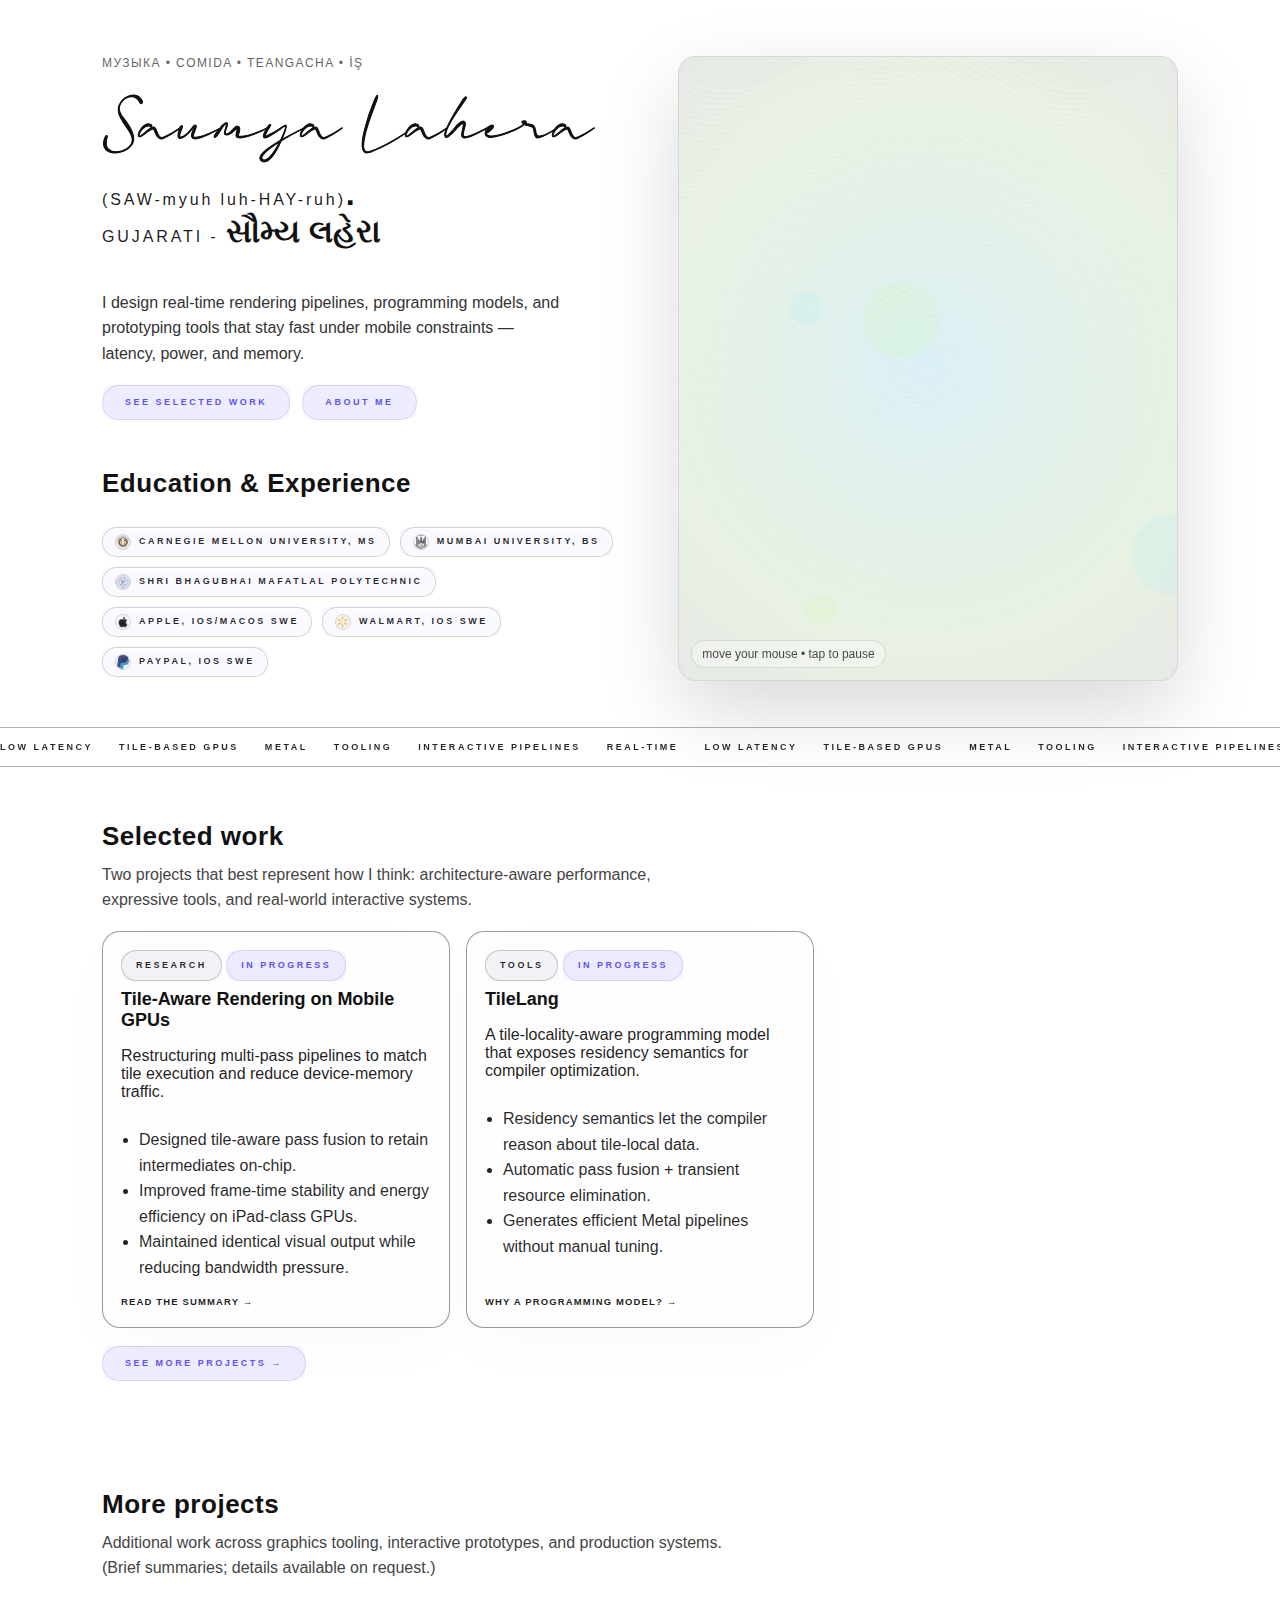
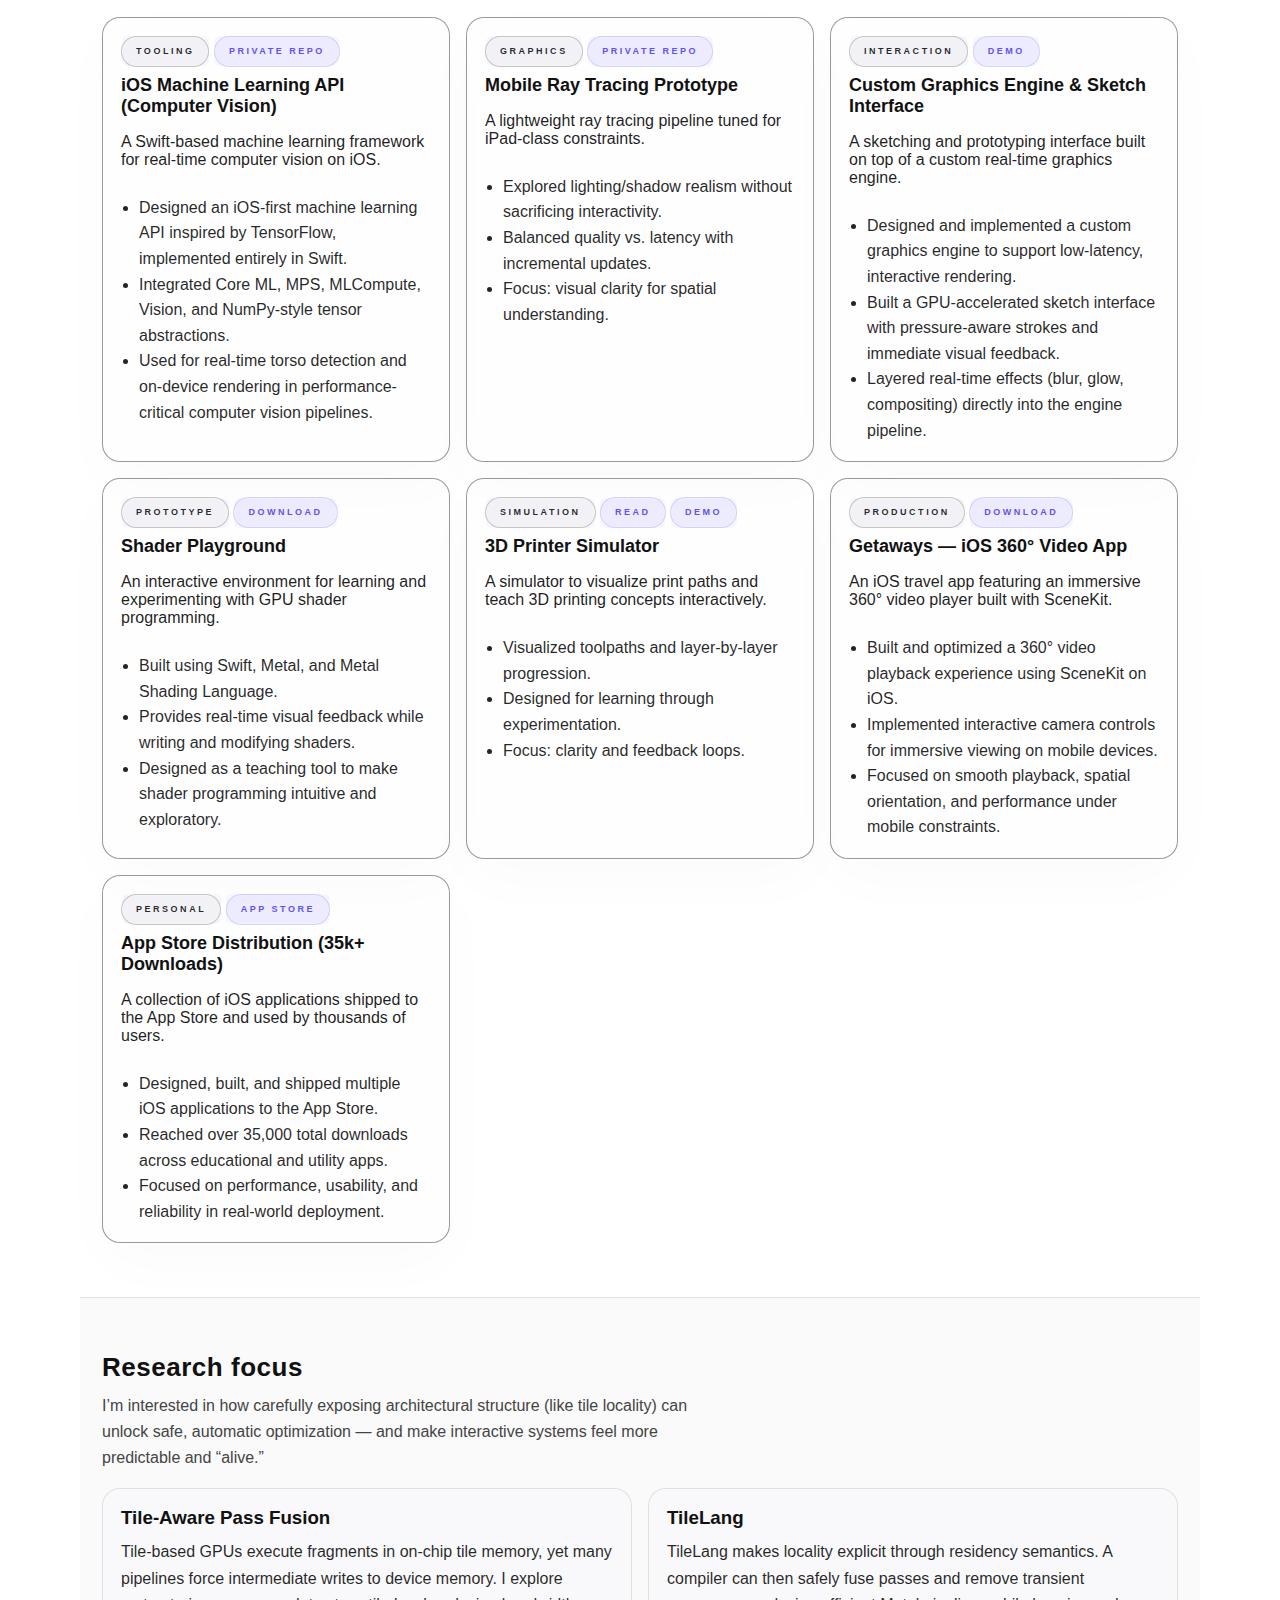
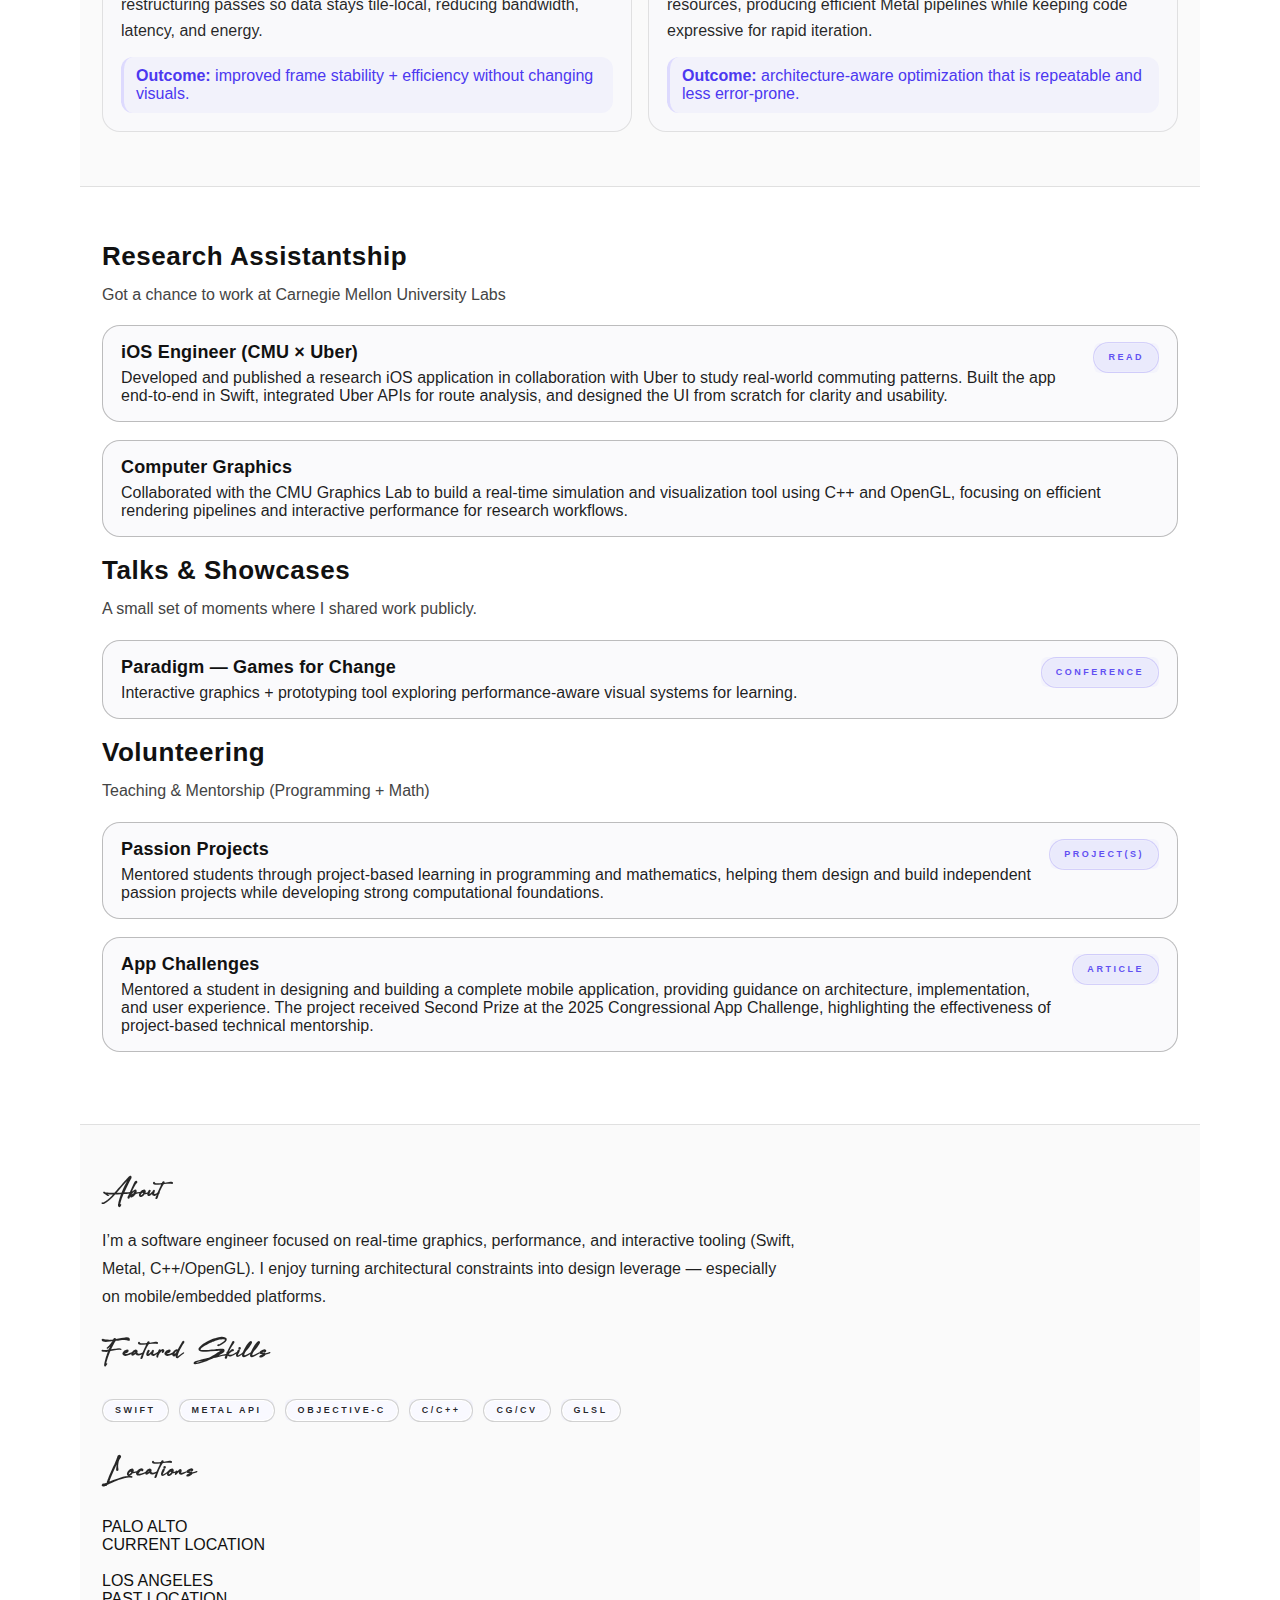
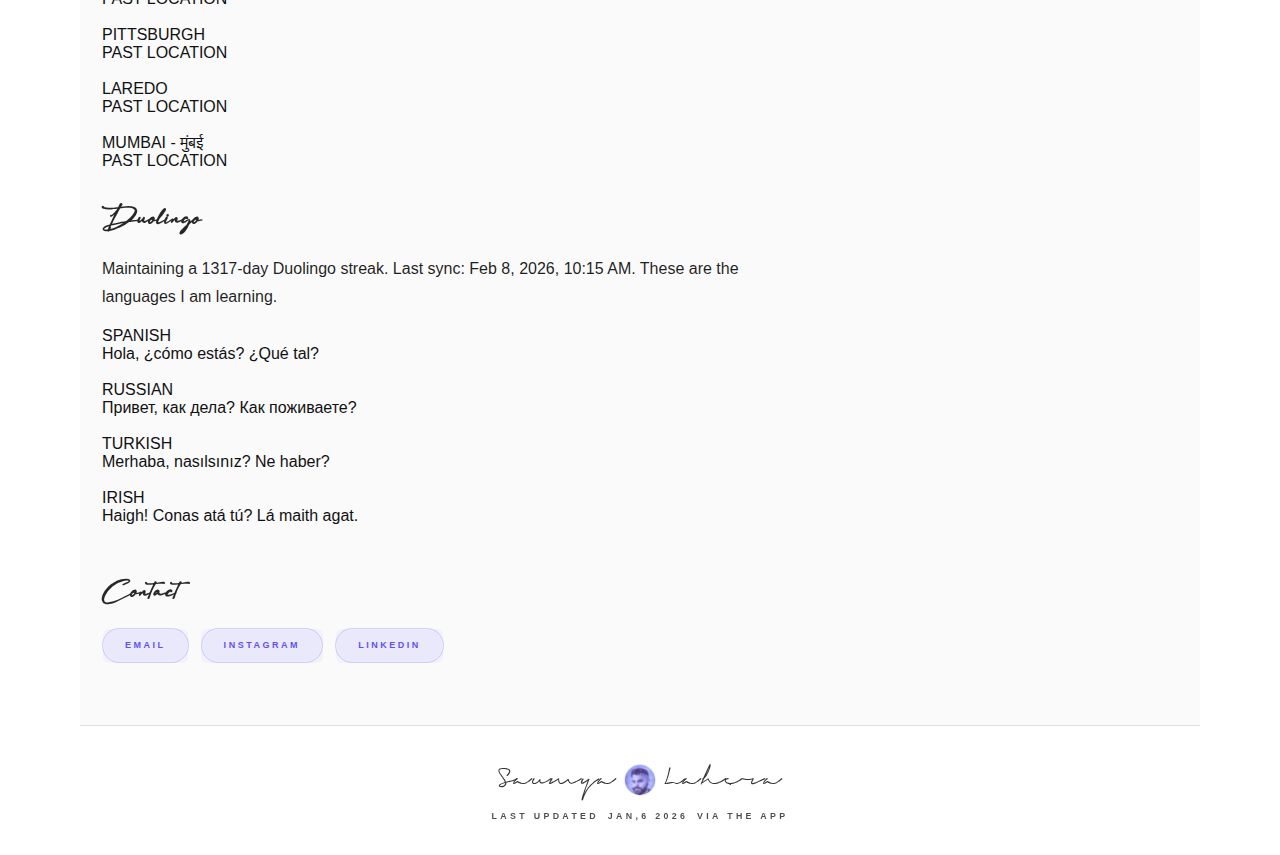
<file: index.html>
<!doctype html>
<html lang="en">
<head>
  <meta charset="utf-8" />
  <meta name="viewport" content="width=device-width, initial-scale=1" />
  <title>Saumya Lahera</title>
  <meta name="description" content="Portfolio: Saumya Lahera" />

  <!-- Google Analytics (GA4) -->
  <script async src="https://www.googletagmanager.com/gtag/js?id=G-PDKWFT2YNS"></script>
  <script>
    window.dataLayer = window.dataLayer || [];
    function gtag(){dataLayer.push(arguments);}
    gtag('js', new Date());
    gtag('config', 'G-PDKWFT2YNS', { anonymize_ip: true });
  </script>

  <link rel="stylesheet" href="styles.css" />
</head>
<!-- Data comes from JSON  -->
<body>
  <main id="top">
    <section class="hero">
      <div class="hero__copy">
        <p class="kicker" id="text_one">Музыка • Comida • Teangacha • İş</p>
        <h1 class="hero-title">
          <span class="hero-name">Saumya Lahera</span><br/>
          <span class="accent">(SAW-myuh luh-HAY-ruh)</span>.<br/>
          <span class="hero-native">GUJARATI - </span>
          <span class="hero-native2">સૌમ્ય લહેરા</span>
        </h1>
        <br>
        <p class="lede" id="summary">
          I design real‑time rendering pipelines, programming models, and prototyping tools that
          stay fast under mobile constraints — latency, power, and memory.
        </p>
        <div class="cta">
          <a class="btn primary" href="#work">See selected work</a>
          <a class="btn ghost" href="#about">ABOUT ME</a>
        </div>
        <br>
        <div class="pillrow__wrap" aria-label="Work and experience">
          <div class="pillrow__title">Education &amp; Experience</div>
          <br>
          <div class="pillrow" aria-label="Highlights">
            <span class="pill"><img class="pill__icon" src="assets/pills/cmu.png" alt="" />Carnegie Mellon University, MS</span>
            <span class="pill"><img class="pill__icon" src="assets/pills/mu.png" alt="" />Mumbai University, BS</span>
            <span class="pill"><img class="pill__icon" src="assets/pills/sbmp.png" alt="" />Shri Bhagubhai Mafatlal Polytechnic</span>
            <span class="pill"><img class="pill__icon" src="assets/pills/apple.png" alt="" />Apple, iOS/MACOS SWE</span>
            <span class="pill"><img class="pill__icon" src="assets/pills/walmart.png" alt="" />Walmart, iOS SWE</span>
            <span class="pill"><img class="pill__icon" src="assets/pills/paypal.png" alt="" />Paypal, iOS SWE</span>
          </div>
        </div>
      </div>
      <!-- Shader   -->
      <div class="hero__media" role="img" aria-label="Abstract interactive shader preview">
        <canvas id="shader" width="800" height="600"></canvas>
        <div class="media__hint">move your mouse • tap to pause</div>
      </div>
    </section>
    <br/>
    <!-- Banner  -->
    <section class="marquee" aria-label="Marquee">
      <div class="marquee__track" id="marquee_track">
        <span>low latency</span><span>tile‑based GPUs</span><span>Metal</span><span>tooling</span><span>interactive pipelines</span><span>real‑time</span>
        <span>low latency</span><span>tile‑based GPUs</span><span>Metal</span><span>tooling</span><span>interactive pipelines</span><span>real‑time</span>
      </div>
    </section>

    <section id="work" class="section">
      <div class="section__head">
        <h2>Selected work</h2>
        <p>Two projects that best represent how I think: architecture‑aware performance, expressive tools, and real‑world interactive systems.</p>
      </div>

      <div class="grid">
        <article class="card">
          <div class="card__top">
            <div class="tag">Research</div>
            <span class="tag tag--alt">In Progress</span>
            <h3>Tile‑Aware Rendering on Mobile GPUs</h3>
            <p class="muted">Restructuring multi‑pass pipelines to match tile execution and reduce device‑memory traffic.</p>
          </div>
          <ul class="bullets">
            <li>Designed tile‑aware pass fusion to retain intermediates on‑chip.</li>
            <li>Improved frame‑time stability and energy efficiency on iPad‑class GPUs.</li>
            <li>Maintained identical visual output while reducing bandwidth pressure.</li>
          </ul>
          <div class="card__actions">
            <a class="link" href="#research">Read the summary →</a>
          </div>
        </article>

        <article class="card">
          <div class="card__top">
            <div class="tag">Tools</div>
            <span class="tag tag--alt">In Progress</span>
            <h3>TileLang</h3>
            <p class="muted">A tile‑locality‑aware programming model that exposes residency semantics for compiler optimization.</p>
          </div>
          <ul class="bullets">
            <li>Residency semantics let the compiler reason about tile‑local data.</li>
            <li>Automatic pass fusion + transient resource elimination.</li>
            <li>Generates efficient Metal pipelines without manual tuning.</li>
          </ul>
          <div class="card__actions">
            <a class="link" href="#research">Why a programming model? →</a>
          </div>
        </article>

      </div>
      <br>
      <div class="section__foot">
        <a class="btn ghost" href="#more-work">See more projects →</a>
      </div>
    </section>

    <section id="more-work" class="section">
      <div class="section__head">
        <h2>More projects</h2>
        <p class="muted">Additional work across graphics tooling, interactive prototypes, and production systems. (Brief summaries; details available on request.)</p>
      </div>

      <div class="grid" id="more_projects" aria-label="More projects from JSON"></div>

      <div class="grid" id="more_projects_fallback" aria-label="More projects fallback">
          
        <!-- project1 -->
        <article class="card" data-video="assets/previews/ml_api.mp4">
          <div class="card__top">
            <div class="tag">Tooling</div>
            <span class="tag tag--alt">Private Repo</span>
            <h3>iOS Machine Learning API (Computer Vision)</h3>
            <p class="muted">A Swift-based machine learning framework for real-time computer vision on iOS.</p>
          </div>
          <ul class="bullets">
            <li>Designed an iOS-first machine learning API inspired by TensorFlow, implemented entirely in Swift.</li>
            <li>Integrated Core ML, MPS, MLCompute, Vision, and NumPy-style tensor abstractions.</li>
            <li>Used for real-time torso detection and on-device rendering in performance-critical computer vision pipelines.</li>
          </ul>
        </article>
        
        <!-- project2-->
        <article class="card">
          <div class="card__top">
            <div class="tag">Graphics</div>
            <span class="tag tag--alt">Private Repo</span>
            <h3>Mobile Ray Tracing Prototype</h3>
            <p class="muted">A lightweight ray tracing pipeline tuned for iPad-class constraints.</p>
          </div>
          <ul class="bullets">
            <li>Explored lighting/shadow realism without sacrificing interactivity.</li>
            <li>Balanced quality vs. latency with incremental updates.</li>
            <li>Focus: visual clarity for spatial understanding.</li>
          </ul>
        </article>
        
        <!-- project3-->
        <article class="card" data-video="assets/previews/graphics_api.mp4">
          <div class="card__top">
            <div class="tag">Interaction</div>
            <a class="tag tag--link2" href="https://www.youtube.com/watch?v=8Okv1xzMgSU" target="_blank">
              Demo
            </a>
            <h3>Custom Graphics Engine & Sketch Interface</h3>
            <p class="muted">A sketching and prototyping interface built on top of a custom real‑time graphics engine.</p>
          </div>
          <ul class="bullets">
            <li>Designed and implemented a custom graphics engine to support low‑latency, interactive rendering.</li>
            <li>Built a GPU‑accelerated sketch interface with pressure‑aware strokes and immediate visual feedback.</li>
            <li>Layered real‑time effects (blur, glow, compositing) directly into the engine pipeline.</li>
          </ul>
        </article>
        
        <!-- project4-->
        <article class="card" data-video="assets/previews/shader_playground.mp4">
          <div class="card__top">
            <div class="tag">Prototype</div>
            <a class="tag tag--link2" href="https://saumyalahera.github.io" target="_blank">
              Download
            </a>
            <h3>Shader Playground</h3>
            <p class="muted">An interactive environment for learning and experimenting with GPU shader programming.</p>
          </div>
          <ul class="bullets">
            <li>Built using Swift, Metal, and Metal Shading Language.</li>
            <li>Provides real-time visual feedback while writing and modifying shaders.</li>
            <li>Designed as a teaching tool to make shader programming intuitive and exploratory.</li>
          </ul>
        </article>
        
        <!-- project 5 -->
        <article class="card" data-video="assets/previews/3d_printer_simulation.mp4">
          <div class="card__top">
            <div class="tag">Simulation</div>
            <a class="tag tag--link3" href="https://www.cs.cmu.edu/~bmclaren/pubs/MogessieEtAl-WIP_A%20Generalizable%20Virtual%20Reality%20Training%20and%20Intelligent%20Tutor%20for%20Additive%20Manufacturing-iLRN2020.pdf?utm_source=chatgpt.com" target="_blank">
              Read
            </a>
            <a class="tag tag--link2" href="https://www.youtube.com/watch?v=WacgXaxIvA0" target="_blank">
              Demo
            </a>
            <h3>3D Printer Simulator</h3>
            <p class="muted">A simulator to visualize print paths and teach 3D printing concepts interactively.</p>
          </div>
          <ul class="bullets">
            <li>Visualized toolpaths and layer-by-layer progression.</li>
            <li>Designed for learning through experimentation.</li>
            <li>Focus: clarity and feedback loops.</li>
          </ul>
        </article>
        
        <!-- project6-->
        <article class="card" data-video="assets/previews/ios_360_video_app.mp4">
          <div class="card__top">
            <div class="tag">Production</div>
            <a class="tag tag--link2" href="https://apps.apple.com/us/app/getaways/id943881516" target="_blank">
              Download
            </a>
            <h3>Getaways — iOS 360° Video App</h3>
            <p class="muted">An iOS travel app featuring an immersive 360° video player built with SceneKit.</p>
          </div>
          <ul class="bullets">
            <li>Built and optimized a 360° video playback experience using SceneKit on iOS.</li>
            <li>Implemented interactive camera controls for immersive viewing on mobile devices.</li>
            <li>Focused on smooth playback, spatial orientation, and performance under mobile constraints.</li>
          </ul>
        </article>
        
        <!-- project7-->
        <article class="card">
          <div class="card__top">
            <div class="tag tag--static">Personal</div>
            <a class="tag tag--link2" href="https://apps.apple.com/ng/developer/saumya-lahera/id921732703" target="_blank">
              App Store
            </a>
            <h3>App Store Distribution (35k+ Downloads)</h3>
            <p class="muted">A collection of iOS applications shipped to the App Store and used by thousands of users.</p>
          </div>
          <ul class="bullets">
            <li>Designed, built, and shipped multiple iOS applications to the App Store.</li>
            <li>Reached over 35,000 total downloads across educational and utility apps.</li>
            <li>Focused on performance, usability, and reliability in real-world deployment.</li>
          </ul>
        </article>
      </div>
    </section>

    <section id="research" class="section section--alt">
      <div class="section__head">
        <h2>Research focus</h2>
        <p class="muted">
          I’m interested in how carefully exposing architectural structure (like tile locality) can unlock safe, automatic optimization —
          and make interactive systems feel more predictable and “alive.”
        </p>
      </div>

      <div class="split">
        <div class="panel">
          <h3>Tile‑Aware Pass Fusion</h3>
          <p>
            Tile‑based GPUs execute fragments in on‑chip tile memory, yet many pipelines force intermediate writes to device memory.
            I explore restructuring passes so data stays tile‑local, reducing bandwidth, latency, and energy.
          </p>
          <div class="callout">
            <strong>Outcome:</strong> improved frame stability + efficiency without changing visuals.
          </div>
        </div>

        <div class="panel">
          <h3>TileLang</h3>
          <p>
            TileLang makes locality explicit through residency semantics. A compiler can then safely fuse passes and remove transient
            resources, producing efficient Metal pipelines while keeping code expressive for rapid iteration.
          </p>
          <div class="callout">
            <strong>Outcome:</strong> architecture‑aware optimization that is repeatable and less error‑prone.
          </div>
        </div>
      </div>
    </section>
<!-- Sections -->
    <section id="talks" class="section">
      <div id="other_sections" aria-label="Other sections"></div>
      <div id="other_sections_fallback">
      <div class="section__head">
        <h2>Research Assistantship</h2>
        <p class="muted">Got a chance to work at Carnegie Mellon University Labs</p>
      </div>
      <div class="list">
        <div class="row">
          <div>
            <h3>iOS Engineer (CMU × Uber)</h3>
            <p class="muted">Developed and published a research iOS application in collaboration with Uber to study real‑world commuting patterns. Built the app end‑to‑end in Swift, integrated Uber APIs for route analysis, and designed the UI from scratch for clarity and usability.</p>
          </div>
          <a class="meta meta--link2" href="https://ppms.cit.cmu.edu/media/project_files/170_-_Final_Report.pdf?utm_source=chatgpt.com" target="_blank">
            Read
          </a>
        </div>
        <br>
        
        <div class="row">
          <div>
            <h3>Computer Graphics</h3>
            <p class="muted">Collaborated with the CMU Graphics Lab to build a real‑time simulation and visualization tool using C++ and OpenGL, focusing on efficient rendering pipelines and interactive performance for research workflows.</p>
          </div>
        </div>
      </div>
      <br>
      <div class="section__head">
        <h2>Talks & Showcases</h2>
        <p class="muted">A small set of moments where I shared work publicly.</p>
      </div>

      <div class="list">
        <div class="row">
          <div>
            <h3>Paradigm — Games for Change</h3>
            <p class="muted">Interactive graphics + prototyping tool exploring performance‑aware visual systems for learning.</p>
          </div>
          <a class="meta meta--link2" href="https://g4c19.sched.com/speaker/saumya_lahera.1zk9ak70" target="_blank">
            Conference
          </a>
        </div>
      </div>
      <br>
      <div class="section__head">
        <h2>Volunteering</h2>
        <p class="muted">Teaching & Mentorship (Programming + Math)</p>
      </div>
      <div class="list">
        <div class="row">
          <div>
            <h3>Passion Projects</h3>
            <p class="muted">Mentored students through project‑based learning in programming and mathematics, helping them design and build independent passion projects while developing strong computational foundations.</p>
          </div>
          <a class="meta meta--link2" href="https://apps.apple.com/us/app/sugarcode/id6752674047" target="_blank">
            Project(s)
          </a>
        </div>
      </div>
      <div class="list">
        <div class="row">
          <div>
            <h3>App Challenges</h3>
            <p class="muted">Mentored a student in designing and building a complete mobile application, providing guidance on architecture, implementation, and user experience. The project received Second Prize at the 2025 Congressional App Challenge, highlighting the effectiveness of project-based technical mentorship.</p>
          </div>
          <a class="meta meta--link2" href="https://roy.house.gov/media/press-releases/rep-roy-announces-tx-21s-congressional-app-challenge-winners-0?utm_source=chatgpt.com" target="_blank">
            Article
          </a>
        </div>
      </div>
      <br>
<!--      <div class="section__head">-->
<!--        <h2>Language Learning</h2>-->
<!--        <p class="muted">Consistent language learning through daily practice</p>-->
<!--      </div>-->
<!--      <div class="list">-->
<!--        <div class="row">-->
<!--          <div>-->
<!--            <h3>Duolingo</h3>-->
<!--            <p class="muted">-->
<!--              Actively learning Spanish, Russian, and Irish through daily Duolingo practice.-->
<!--              <span id="duolingo-streak-line">Maintaining a long‑term daily streak.</span>-->
<!--              <span id="duolingo-streak-updated" class="muted"></span>-->
<!--            </p>-->
<!--          </div>-->
<!--          <a class="meta meta--link2" href="https://www.duolingo.com/profile/feggagi" target="_blank">-->
<!--            Profile-->
<!--          </a>-->
<!--        </div>-->
<!--      </div>-->
      </div>
    </section>
<!-- Sections    -->
    <section id="about" class="section section--alt">
      <div class="section__head">
        <h2 class="about__title">About</h2>
      </div>
      <div class="about">
        <p id="about_summary">
          I’m a software engineer focused on real‑time graphics, performance, and interactive tooling (Swift, Metal, C++/OpenGL).
          I enjoy turning architectural constraints into design leverage — especially on mobile/embedded platforms.
        </p>
      </div>
      <div class="pillrow__wrap" aria-label="Work and experience">
          <h2 class="about__title">Featured Skills</h2>
        <div class="pillrow" id="featured_skills" aria-label="Featured skills">
          <span class="pill">Swift</span>
          <span class="pill">Metal API</span>
          <span class="pill">Objective-C</span>
          <span class="pill">C/C++</span>
          <span class="pill">CG/CV</span>
          <span class="pill">GLSL</span>
        </div>
      </div>
      <br>
     <!-- <div class="pillrow__wrap" aria-label="Work and experience">
          <h2 class="about__title">Games i like</h2>
        <div class="pillrow" id="featured_skills" aria-label="Featured skills">
          <span class="pill">Silent Hill f</span>
          <span class="pill">Silent Hill 2</span>
          <span class="pill">The Last Of Us I & II</span>
          <span class="pill">Watch Dogs Legion</span>
          <span class="pill">Watch Dogs I</span>
          <span class="pill">Alan Awake II</span>
        </div>
      </div>
      <br>
      <br> -->
     <br>
<!-- Locations for now -->
      <div class="section__head">
        <h2 class="about__title">Locations</h2>
        <p class="muted"></p>
      </div>
      <div class="about">
        <div id="miscellaneous" class="mini-grid" aria-label="Miscellaneous cards"></div>

        <!-- Fallback (only shows if JSON has no miscellaneous) -->
        <div id="miscellaneous_fallback" class="mini-grid" aria-label="Miscellaneous fallback">
          <article class="mini-card">
            <img class="mini-card__img" src="assets/misc/pa.png" alt="" loading="lazy" />
            <div class="mini-card__body">
              <div class="mini-card__title">PALO ALTO</div>
              <div class="mini-card__meta">CURRENT LOCATION</div>
            </div>
          </article>
          
          <article class="mini-card">
            <img class="mini-card__img" src="assets/misc/la.png" alt="" loading="lazy" />
            <div class="mini-card__body">
              <div class="mini-card__title">LOS ANGELES</div>
              <div class="mini-card__meta">PAST LOCATION</div>
            </div>
          </article>
          
          <article class="mini-card">
            <img class="mini-card__img" src="assets/misc/pt.png" alt="" loading="lazy" />
            <div class="mini-card__body">
              <div class="mini-card__title">PITTSBURGH</div>
              <div class="mini-card__meta">PAST LOCATION</div>
            </div>
          </article>
          
          <article class="mini-card">
            <img class="mini-card__img" src="assets/misc/laredo.png" alt="" loading="lazy" />
            <div class="mini-card__body">
              <div class="mini-card__title">LAREDO</div>
              <div class="mini-card__meta">PAST LOCATION</div>
            </div>
          </article>
          
          <article class="mini-card">
            <img class="mini-card__img" src="assets/misc/mumbai.png" alt="" loading="lazy" />
            <div class="mini-card__body">
              <div class="mini-card__title">MUMBAI - मुंबई</div>
              <div class="mini-card__meta">PAST LOCATION</div>
            </div>
          </article>
        </div>
      </div>
      
      <!-- Duolingo Cells -->
      <!-- Duolingo -->
      <br/><br/>
      <div class="section__head">
        <h2 class="about__title">Duolingo</h2>
      </div>

      <div class="about">
        <p class="muted">
          <span class="duo-streak-line">Maintaining a long-term daily streak.</span>
          <span class="duo-streak-updated muted"></span>.
          These are the languages I am learning.
        </p>
      </div>

      <div class="duo-grid" id="duolingo_grid" aria-label="Duolingo grid">
        <!-- Static fallback card (later: generated from JSON) -->
        <article class="mini-card duo-card">
          <div class="duo-card__text">
            <div class="duo-card__title">SPANISH</div>
            <div class="duo-card__subtitle">Hola, ¿cómo estás? ¿Qué tal?</div>
          </div>
          <div class="duo-card__imageWrap">
          <img
            class="duo-card__img"
            src="assets/duolingo/spanish_building.png"
            alt=""
            loading="lazy"
          />
          </div>
        </article>

        <article class="mini-card duo-card">
          <div class="duo-card__text">
            <div class="duo-card__title">RUSSIAN</div>
            <div class="duo-card__subtitle">Привет, как дела? Как поживаете?</div>
          </div>
          <div class="duo-card__imageWrap">
          <img
            class="duo-card__img"
            src="assets/duolingo/russian_building.png"
            alt=""
            loading="lazy"
          />
          </div>
        </article>

        <article class="mini-card duo-card">
          <div class="duo-card__text">
            <div class="duo-card__title">TURKISH</div>
            <div class="duo-card__subtitle">Merhaba, nasılsınız? Ne haber?</div>
          </div>
          <div class="duo-card__imageWrap">
          <img
            class="duo-card__img"
            src="assets/duolingo/turkish_building.png"
            alt=""
            loading="lazy"
          />
          </div>
        </article>
        
        <article class="mini-card duo-card">
          <div class="duo-card__text">
            <div class="duo-card__title">IRISH</div>
            <div class="duo-card__subtitle">Haigh! Conas atá tú? Lá maith agat.</div>
          </div>
          <div class="duo-card__imageWrap">
          <img
            class="duo-card__img"
            src="assets/duolingo/irish_building.png"
            alt=""
            loading="lazy"
          />
          </div>
        </article>
      </div>
    <!-- Contact Me -->
      <br/>
      <br/>
      <div class="section__head">
        <h2 class="about__title">Contact</h2>
      </div>
      <div class="about">
        <div id="contact" class="contact" aria-label="Contact links">
          <a class="btn ghost2" href="mailto:saumyalahera@gmail.com">Email</a>
          <a class="btn ghost2" href="https://www.instagram.com/saumyalahera/" target="_blank" rel="noreferrer">Instagram</a>
          <a class="btn ghost2" href="https://www.linkedin.com/in/saumya-lahera-60106086/" target="_blank" rel="noreferrer">LinkedIn</a>
        </div>
      </div>
    </section>
  </main>
  <footer class="site-footer">
    <p class="footer-signature">
      <span>Saumya</span>
      <img class="footer-avatar" src="assets/avatar.jpg" alt="Saumya Lahera" />
      <span>Lahera</span>
    </p>
    <br/>
    <p class="footer-websiteupdate">
      <span>LAST UPDATED</span>
      <span id="footer-updated-date">JAN,6 2026</span>
      <span>VIA THE APP</span>
    </p>
  </footer>

  <script src="script.js" defer></script>
  <script>
    window.addEventListener('load', () => {
      // --- 1) Duolingo (from GitHub Actions file) ---
      async function updateDuolingoStreak() {
        try {
          const streakUrl = (location.protocol === 'file:')
            ? 'https://saumyalahera.com/data/streak.json?ts=' + Date.now()
            : 'data/streak.json?ts=' + Date.now();

          const r = await fetch(streakUrl, { cache: 'no-store' });
          if (!r.ok) throw new Error('streak.json not found');
          const d = await r.json();

          // Expose optional custom shader code to script.js
          // If present, script.js should switch from the default shader to this code.
          window.__PORTFOLIO_SHADER_FRAGMENT__ = (typeof d.shader_fragment === 'string') ? d.shader_fragment : '';
          window.dispatchEvent(new CustomEvent('portfolio:shader', {
            detail: window.__PORTFOLIO_SHADER_FRAGMENT__
          }));

          const streak = Number(d.streak);
          const updated = d.updated;

          const lineEls = document.querySelectorAll(
            '#duolingo-streak-line, .duo-streak-line'
          );
          const updatedEls = document.querySelectorAll(
            '#duolingo-streak-updated, .duo-streak-updated'
          );

          if (Number.isFinite(streak)) {
            lineEls.forEach(el => {
              el.textContent = `Maintaining a ${streak}-day Duolingo streak.`;
            });
          }

          let updatedText = ' Last sync: recently';
          if (updated) {
            const dt = new Date(updated);
            const pretty = isNaN(dt.getTime())
              ? String(updated)
              : dt.toLocaleString(undefined, {
                  year: 'numeric',
                  month: 'short',
                  day: 'numeric',
                  hour: '2-digit',
                  minute: '2-digit'
                });
            updatedText = ` Last sync: ${pretty}`;
          }
          updatedEls.forEach(el => {
            el.textContent = updatedText;
          });
        } catch (_) {
          // keep fallback text
        }
      }

      // Run once on load (works with fallback HTML)
      updateDuolingoStreak();

      // --- 2) Portfolio content (from Cloudflare) ---
      (async () => {
        try {
          const portfolioUrl = 'https://portfolio-json.laherasaumya.workers.dev/data.json';
          const r = await fetch(portfolioUrl, { cache: 'no-store' });
          if (!r.ok) return;
          const d = await r.json();
          // Footer date (from JSON)
          // Expects d.updatedAt like: "2025-12-23T12:52:59.793Z"
          const footerDateEl = document.getElementById('footer-updated-date');
          if (footerDateEl && d.updatedAt) {
            const dt = new Date(d.updatedAt);
            if (!isNaN(dt.getTime())) {
              const month = dt.toLocaleString(undefined, { month: 'short' }).toUpperCase();
              const day = dt.getDate();
              const year = dt.getFullYear();
              const time = dt.toLocaleTimeString(undefined, { hour: 'numeric', minute: '2-digit' });
              footerDateEl.textContent = `${month},${day} ${year} • ${time}`;
            } else {
              // If updatedAt is not parseable, show it as-is
              footerDateEl.textContent = String(d.updatedAt);
            }
          }

          const summaryEl = document.getElementById('summary');
          if (summaryEl && typeof d.summary === 'string' && d.summary.trim()) {
            summaryEl.textContent = d.summary.trim();
          }

          const kickerEl = document.getElementById('text_one');
          if (kickerEl && typeof d.text_one === 'string' && d.text_one.trim()) {
            kickerEl.textContent = d.text_one.trim();
          }

          const aboutEl = document.getElementById('about_summary');
          if (aboutEl && typeof d.about_summary === 'string' && d.about_summary.trim()) {
            aboutEl.textContent = d.about_summary.trim();
          }

          const skillsEl = document.getElementById('featured_skills');
          if (skillsEl && Array.isArray(d.featured_skills)) {
            skillsEl.innerHTML = '';
            d.featured_skills.slice(0, 16).forEach((s) => {
              if (typeof s !== 'string') return;
              const label = s.trim();
              if (!label) return;
              const span = document.createElement('span');
              span.className = 'pill';
              span.textContent = label;
              skillsEl.appendChild(span);
            });
          }

          // Marquee (optional)
          // Expected JSON shapes (either works):
          // - d.marquee = ["low latency", "tile‑based GPUs", ...]
          // - d.marquee_items = ["low latency", "tile‑based GPUs", ...]
          const marqueeTrack = document.getElementById('marquee_track');
          const marqueeItems = Array.isArray(d.marquee) ? d.marquee : (Array.isArray(d.marquee_items) ? d.marquee_items : null);

          if (marqueeTrack && Array.isArray(marqueeItems) && marqueeItems.length) {
            const clean = marqueeItems
              .map((x) => (typeof x === 'string' ? x.trim() : ''))
              .filter(Boolean)
              .slice(0, 24);

            if (clean.length) {
              // Duplicate once for seamless loop (matches your current HTML pattern)
              const all = clean.concat(clean);
              marqueeTrack.innerHTML = '';
              all.forEach((txt) => {
                const sp = document.createElement('span');
                sp.textContent = txt;
                marqueeTrack.appendChild(sp);
              });
            }
          }

          // Contact links (optional)
          const contactEl = document.getElementById('contact');
          if (contactEl) {
            // Accept a few possible JSON shapes:
            // 1) d.contact_links = [{ label, href }, ...]
            // 2) d.contact = { email, instagram, linkedin, github, website, ... }
            const links = Array.isArray(d.contact_links)
              ? d.contact_links
              : (d.contact && typeof d.contact === 'object')
                ? Object.entries(d.contact).map(([k, v]) => ({ label: k, href: v }))
                : null;

            if (Array.isArray(links) && links.length) {
              // Rebuild the buttons only when JSON provides data.
              contactEl.innerHTML = '';

              links
                .filter((x) => x && typeof x.href === 'string' && x.href.trim().length)
                .slice(0, 10)
                .forEach((x) => {
                  const a = document.createElement('a');
                  a.className = 'btn ghost2';

                  const rawLabel = (x.label ?? '').toString().trim();
                  const label = rawLabel
                    ? rawLabel.charAt(0).toUpperCase() + rawLabel.slice(1)
                    : 'Link';

                  let href = x.href.trim();

                  // If they pass just an email address, convert to mailto:
                  if (href.includes('@') && !href.startsWith('mailto:') && !href.startsWith('http')) {
                    href = 'mailto:' + href;
                  }

                  a.href = href;
                  a.textContent = label;

                  // Open external links in a new tab.
                  const isMail = href.startsWith('mailto:');
                  if (!isMail) {
                    a.target = '_blank';
                    a.rel = 'noreferrer';
                  }

                  contactEl.appendChild(a);
                });
            }
          }

          // Miscellaneous mini cards (optional)
          // Expected JSON shape:
          // d.miscellaneous = [ { title: "...", meta: "...", image: "assets/misc/..png" }, ... ]
          const miscRoot = document.getElementById('miscellaneous');
          const miscFallback = document.getElementById('miscellaneous_fallback');
          const misc = d.miscellaneous;

          if (miscRoot && Array.isArray(misc) && misc.length) {
            if (miscFallback) miscFallback.style.display = 'none';
            miscRoot.innerHTML = '';

            misc
              .filter((it) => it && (it.title || it.meta || it.image))
              .slice(0, 24)
              .forEach((item) => {
                const card = document.createElement('article');
                card.className = 'mini-card';

                const imgSrc = (item.image ?? item.img ?? item.src ?? '').toString().trim();
                if (imgSrc) {
                  const img = document.createElement('img');
                  img.className = 'mini-card__img';
                  img.src = imgSrc;
                  img.alt = (item.title ?? '').toString();
                  img.loading = 'lazy';
                  card.appendChild(img);
                }

                const body = document.createElement('div');
                body.className = 'mini-card__body';

                const title = document.createElement('div');
                title.className = 'mini-card__title';
                title.textContent = (item.title ?? '').toString();

                const meta = document.createElement('div');
                meta.className = 'mini-card__meta';
                meta.textContent = (item.meta ?? item.subtitle ?? '').toString();

                body.appendChild(title);
                body.appendChild(meta);

                card.appendChild(body);
                miscRoot.appendChild(card);
              });
          }

          // Other sections (optional) — renders the entire #talks section from JSON
          const otherRoot = document.getElementById('other_sections');
          const otherFallback = document.getElementById('other_sections_fallback');

          const other = d.other_sections;
          if (otherRoot && Array.isArray(other) && other.length) {
            // Hide fallback content if JSON exists
            if (otherFallback) otherFallback.style.display = 'none';

            // Clear and rebuild
            otherRoot.innerHTML = '';

            const escapeHTML = (str) => String(str)
              .replaceAll('&', '&amp;')
              .replaceAll('<', '&lt;')
              .replaceAll('>', '&gt;')
              .replaceAll('"', '&quot;')
              .replaceAll("'", '&#39;');

            other
              .filter((sec) => sec && (sec.title || sec.subtitle || Array.isArray(sec.topics)))
              .slice(0, 12)
              .forEach((sec) => {
                const sectionHead = document.createElement('div');
                sectionHead.className = 'section__head';

                const h2 = document.createElement('h2');
                h2.textContent = (sec.title ?? '').toString();
                sectionHead.appendChild(h2);

                if (sec.subtitle) {
                  const p = document.createElement('p');
                  p.className = 'muted';
                  p.textContent = sec.subtitle.toString();
                  sectionHead.appendChild(p);
                }

                otherRoot.appendChild(sectionHead);

                const list = document.createElement('div');
                list.className = 'list';

                const topics = Array.isArray(sec.topics) ? sec.topics : [];
                topics
                  .filter((t) => t && (t.title || t.subtitle || t.link))
                  .slice(0, 20)
                  .forEach((t, idx) => {
                    if (idx > 0) {
                      const br = document.createElement('br');
                      list.appendChild(br);
                    }

                    const row = document.createElement('div');
                    row.className = 'row';

                    const left = document.createElement('div');

                    const h3 = document.createElement('h3');
                    h3.textContent = (t.title ?? '').toString();
                    left.appendChild(h3);

                    const isDuolingo = (String(t.title ?? '').toLowerCase().trim() === 'duolingo');

                    if (t.subtitle || isDuolingo) {
                      const p2 = document.createElement('p');
                      p2.className = 'muted';

                      if (t.subtitle) {
                        p2.appendChild(document.createTextNode(t.subtitle.toString() + ' '));
                      }

                      if (isDuolingo) {
                        const lineSpan = document.createElement('span');
                        lineSpan.id = 'duolingo-streak-line';
                        lineSpan.textContent = 'Maintaining a long‑term daily streak.';

                        const updatedSpan = document.createElement('span');
                        updatedSpan.id = 'duolingo-streak-updated';
                        updatedSpan.className = 'muted';

                        p2.appendChild(lineSpan);
                        p2.appendChild(document.createTextNode(' '));
                        p2.appendChild(updatedSpan);
                      }

                      left.appendChild(p2);
                    }

                    row.appendChild(left);

                    const link = (t.link ?? '').toString().trim();
                    const btnName = (t.button_name ?? t.button ?? '').toString().trim();

                    if (link) {
                      const a = document.createElement('a');
                      a.className = 'meta meta--link2';
                      a.href = link;
                      a.target = '_blank';
                      a.rel = 'noreferrer';
                      a.textContent = btnName || 'Link';
                      row.appendChild(a);
                    }

                    list.appendChild(row);
                  });

                otherRoot.appendChild(list);

                // Spacer between sections
                const spacer = document.createElement('br');
                otherRoot.appendChild(spacer);
              });

            // Re-run after JSON render so the dynamic Duolingo row (if present) gets filled.
            updateDuolingoStreak();
          }

          // JSON schema expected:
          // d.more_projects = [
          //   {
          //     title: "...",
          //     description: "...",
          //     video: "assets/previews/....mp4" (optional),
          //     tags: [ { text: "Tooling", variant: "tag" }, { text: "Demo", variant: "link2", href: "https://..." }, ... ],
          //     bullets: ["...", "...", "..."]
          //   },
          //   ...
          // ]

          // More projects (optional) — render cards in #more-work from JSON
          const moreProjectsRoot = document.getElementById('more_projects');
          const moreProjectsFallback = document.getElementById('more_projects_fallback');
          const moreProjects = d.more_projects;

          if (moreProjectsRoot && Array.isArray(moreProjects) && moreProjects.length) {
            if (moreProjectsFallback) moreProjectsFallback.style.display = 'none';
            moreProjectsRoot.innerHTML = '';

            const tagElFor = (tag) => {
              const text = (tag?.text ?? tag?.label ?? '').toString().trim();
              if (!text) return null;

              const variant = (tag?.variant ?? tag?.type ?? 'tag').toString().trim();
              const href = (tag?.href ?? tag?.link ?? '').toString().trim();

              // Variants map to your existing CSS classes:
              // - tag        -> div.tag
              // - alt        -> span.tag.tag--alt
              // - static     -> div.tag.tag--static
              // - link2      -> a.tag.tag--link2
              // - link3      -> a.tag.tag--link3
              let el;
              if (href) {
                el = document.createElement('a');
                el.href = href;
                el.target = '_blank';
                el.rel = 'noreferrer';
              } else {
                el = document.createElement(variant === 'alt' ? 'span' : 'div');
              }

              el.className = 'tag';
              if (variant === 'alt') el.className += ' tag--alt';
              if (variant === 'static') el.className += ' tag--static';
              if (variant === 'link2') el.className += ' tag--link2';
              if (variant === 'link3') el.className += ' tag--link3';

              el.textContent = text;
              return el;
            };

            moreProjects
              .filter((p) => p && (p.title || p.description || Array.isArray(p.bullets)))
              .slice(0, 24)
              .forEach((p) => {
                const card = document.createElement('article');
                card.className = 'card';

                const video = (p.video ?? p.data_video ?? '').toString().trim();
                if (video) card.setAttribute('data-video', video);

                const top = document.createElement('div');
                top.className = 'card__top';

                // Tag row for consistent spacing/wrapping in JSON-rendered cards
                const tagRow = document.createElement('div');
                tagRow.className = 'card__tags';

                const tags = Array.isArray(p.tags) ? p.tags : [];
                tags.slice(0, 6).forEach((tg) => {
                  const el = tagElFor(tg);
                  if (el) tagRow.appendChild(el);
                });

                if (tagRow.childElementCount) top.appendChild(tagRow);

                const h3 = document.createElement('h3');
                h3.textContent = (p.title ?? '').toString();
                top.appendChild(h3);

                if (p.description) {
                  const desc = document.createElement('p');
                  desc.className = 'muted';
                  desc.textContent = p.description.toString();
                  top.appendChild(desc);
                }

                card.appendChild(top);

                const bullets = Array.isArray(p.bullets) ? p.bullets : [];
                if (bullets.length) {
                  const ul = document.createElement('ul');
                  ul.className = 'bullets';
                  bullets.slice(0, 8).forEach((b) => {
                    if (typeof b !== 'string') return;
                    const t = b.trim();
                    if (!t) return;
                    const li = document.createElement('li');
                    li.textContent = t;
                    ul.appendChild(li);
                  });
                  card.appendChild(ul);
                }

                moreProjectsRoot.appendChild(card);
              });
          }
        } catch (_) {
          // keep fallback text
          
        }
      })();
    });
  </script>
</body>
</html>
</file>
<file: styles.css>
/* Signerica (footer signature only) */
@font-face {
  font-family: 'Signerica';
  src: url('assets/fonts/SignericaThin-BXv3.woff2') format('woff2'),
       url('assets/fonts/SignericaThin-BXv3.woff') format('woff');
  font-weight: 300;
  font-style: normal;
  font-display: swap;
}

@font-face {
  font-family: 'Signerica';
  src: url('assets/fonts/SignericaMedium-RXOo.woff2') format('woff2'),
       url('assets/fonts/SignericaMedium-RXOo.woff') format('woff');
  font-weight: 500;
  font-style: normal;
  font-display: swap;
}

@font-face {
  font-family: 'Signerica';
  src: url('assets/fonts/SignericaFat-1XOe.woff2') format('woff2'),
       url('assets/fonts/SignericaFat-1XOe.woff') format('woff');
  font-weight: 800;
  font-style: normal;
  font-display: swap;
}

@font-face {
  font-family: 'Charlotte';
  src: url('assets/fonts/CharlotteRegular-qZZ96.otf') format('opentype');
  font-weight: 400;
  font-style: normal;
  font-display: swap;
}

/* Dengacho Signature Font */
@font-face {
  font-family: 'DengachoSignature';
  src: url('assets/fonts/DengachoSignature-8OdnJ.otf') format('opentype');
  font-weight: 400;
  font-style: normal;
  font-display: swap;
}

:root{
  --bg:#ffffff;
  /*--bg:#F8F4EC;*/
  --panel:#f0f0f0;
  --panel2:#e8e8e8;
  --text:#111111;
  --muted:#666666;
  --line:rgba(0,0,0,.10);
  --accent:#b6ff6a;
  --accent2:#7af0ff;
  --accent3:#F6BDC0;
  --accent4:#ea4c46;
  --accent5:#2E5894;
  --accent6:#DBE9F3;
  --shadow: 0 30px 80px rgba(0,0,0,.15);
  --r:18px;
}

/*text one*/
.kicker{
  color:#666666;
  text-transform:uppercase;
  letter-spacing:.12em;
  font-size:12px;
  margin:0 0 14px;
}

/*accent starts*/
.accent{
  /*background:linear-gradient(135deg,var(--accent),var(--accent2));*/
  
  
  -webkit-background-clip:text;
  /*background-clip:text;*/
  font-weight: 500;          /* semibold */
  letter-spacing: 0.18em;
  font-size:16px;
  background: rgba(0,0,0,.0);
  color:rgba(0,0,0,.9);
}
/*accent ends*/
/*guja starts*/
.hero-native{
  /*font-family: Avenir, "Avenir Next", "Avenir Next LT Pro", system-ui, -apple-system, sans-serif;*/
  /*font-family: "TimesNewRomanPSMT", "Times New Roman", Times, serif;*/
  font-weight: 500;
  letter-spacing: 0.18em;
  font-size:16px;
  background: rgba(0,0,0,.0);
  color:rgba(0,0,0,.9);
  
}
/*guja ends*/

/*Exp and Edu*/
.pillrow__title{
  margin: 0 0 10px;
  /*font-size: 1.35rem;*/
  /*font-family: "TimesNewRomanPSMT", "Times New Roman", Times, serif;*/
  font-size:26px;
  /*letter-spacing: 0.8em;*/
  letter-spacing: 0.02em;
  /*opacity: 0.95;*/
  font-weight: 700;
  /*text-shadow: 0 0 0 currentColor;
  -webkit-text-stroke: 0.17px currentColor;*/
}

.pillrow__wrap{
  margin-top: 14px;
}
/*Exp and Edu ends*/
/*marquee starts*/
.marquee{
  border-top:0.1px solid rgba(0,0,0,.3);
  border-bottom:0.1px solid rgba(0,0,0,.3);
  margin-top:18px;
  overflow:hidden;
  background:rgba(0,0,0,.0);
}
.marquee__track{
  display:flex;
  gap:26px;
  white-space:nowrap;
  padding:14px 0;
  animation:scroll 18s linear infinite;
  color:#000000;
}
.marquee__track span{
  font-weight:700;
  text-transform:uppercase;
  /*letter-spacing:.10em;*/
  font-size:9px;
  opacity:.85;
  font-weight: 650;          /* semibold */
  letter-spacing: 0.28em;
}
/*marquee ends*/
/*Buttons - */
.btn{
  position: relative;
  display:inline-flex;
  align-items:center;
  justify-content:center;
  padding:12px 22px;
  border-radius:999px;
  text-decoration:none;
  text-transform: uppercase;
  white-space: nowrap;
  font-weight: 650;          /* semibold */
  letter-spacing: 0.28em;
  font-size: 9px;
  line-height: 1;
  color: #4C38F0;
  background: rgba(204,199,255,.15);              /* lilac fill */
  border: 0.1px solid rgba(76,56,240,.18);        /* subtle purple border */
  box-shadow: none;
}

.btn::before{
  content:"";
  position:absolute;
  inset:-0.5px;                 /* size of the boxy plate */
  border-radius:6px;          /* keep this small so it reads as a rectangle */
  background:rgba(204,199,255,.15);
  z-index:-20;
}

.btn::after{
  content:"";
  position:absolute;
  inset:1px;
  border-radius:inherit;
  background: rgba(204,199,255,.15);
  pointer-events:none;
  filter:brightness(1.08);
}

/*.btn.primary{
  border-color:rgba(0,0,0,.20);
  background: rgba(182,255,106,.12);
}*/
.btn.ghost:hover{filter:brightness(1.08)}
.btn.primary:hover{filter:brightness(1.08)}

.btn.ghost2{
  /*border-color:rgba(0,0,0,.20);
  background: linear-gradient(135deg,var(--accent),var(--accent2));*/
  /*filter:brightness(1.08);*/
}
.btn.ghost2:hover{filter:brightness(1.08)}

/* buttons end */
/*pill  starts*/
.pill{
  font-size: 9px;
  padding:6px 12px;
  border-radius:999px;
  border: 0.1px solid rgba(0,0,0,.18);
  color:rgba(0,0,0,.99);
  background:#FFFFFF;
  display: inline-flex;
  align-items: center;
  gap: 8px;
  font-weight: 650;
  letter-spacing: 0.28em;
  line-height: 1;
  position: relative;
  display:inline-flex;
  align-items:center;
  justify-content:center;
  text-decoration:none;
  text-transform: uppercase;
  white-space: nowrap;
  box-shadow: none;
}

.pill::before{
  content:"";
  position:absolute;
  inset:-0.5px;                 /* size of the boxy plate */
  border-radius:6px;          /* keep this small so it reads as a rectangle */
  background:rgba(204,199,255,.15);
  z-index:-20;
}

.pill::after{
  content:"";
  position:absolute;
  inset:1px;
  border-radius:inherit;
  background: rgba(204,199,255,.15);
  pointer-events:none;
  filter:brightness(1.08);
}
.pill__icon{
  width: 16px;
  height: 16px;
  min-width: 16px;
  min-height: 16px;
  max-width: 16px;
  max-height: 16px;

  border-radius: 999px;
  object-fit: cover;
  display: block;
  flex: 0 0 16px;

  border: 0.1px solid rgba(0,0,0,0.20);
}
/*pill ends*/
/* Preview button */
.card__previewBtn{
  
  position: absolute;
  right: 14px;
  z-index: 3;
  backdrop-filter: blur(8px);
  -webkit-backdrop-filter: blur(8px);
  border-radius: 999px;
  padding:10px 14px;
  font-size: 9px;
  cursor: default;
  padding:10px 14px;
  background: rgba(204,199,255,.15);
  color: #4C38F0;
  border: 0.1px solid rgba(76,56,240,.18);
  letter-spacing: 0.28em;
  text-decoration:none;
  text-transform: uppercase;
  white-space: nowrap;
  font-family: inherit;
  font-weight: 650; /* semibold */
  font-synthesis: weight;
  line-height: 1;
  box-shadow: none;
  
}
.card__previewBtn::before{
  content:"";
  position:absolute;
  inset:-0.5px;
  border-radius:6px;
  background:rgba(204,199,255,.15);
  z-index:-20;
}

.card__previewBtn::after{
  content:"";
  position:absolute;
  inset:1px;
  border-radius:inherit;
  background: rgba(204,199,255,.15);
}
/*Preview ends*/
/*tags start*/
.tag{
  display:inline-block;
  font-size:9px;
  border-radius:999px;
  border: 0.1px solid rgba(0,0,0,.20);
  padding:10px 14px;
  color:rgba(0,0,0,.99);
  background:#F5F5F5;
  width:max-content;
  text-decoration:none;
  cursor: default;
  letter-spacing: 0.28em;
  
  position: relative;
  display:inline-flex;
  align-items:center;
  justify-content:center;
  
  text-decoration:none;
  text-transform: uppercase;
  white-space: nowrap;
  font-family: inherit;
  font-weight: 650; /* semibold */
  font-synthesis: weight;
  
  line-height: 1;
    /* lilac fill */
        /* subtle purple border */
  box-shadow: none;
}

.tag::before{
  content:"";
  position:absolute;
  inset:-0.5px;                 /* size of the boxy plate */
  border-radius:6px;          /* keep this small so it reads as a rectangle */
  background:rgba(204,199,255,.15);
  z-index:-20;
}

.tag::after{
  content:"";
  position:absolute;
  inset:1px;
  border-radius:inherit;
  background: rgba(204,199,255,.15);
  pointer-events:none;
  filter:brightness(1.08);
}

.tag--link{
  cursor: pointer;
  background: linear-gradient(135deg, #e2ecff 0%, #b7d0ff 40%, #8fb2ff 70%);
}

.tag--link:hover{
    background: linear-gradient(135deg, #e2ecff 0%, #b7d0ff 40%, #8fb2ff 70%);
}

.tag--link2{
  cursor: pointer;
  background: rgba(204,199,255,.15);
  color: #4C38F0;
  border: 0.1px solid rgba(76,56,240,.18);
}

.tag--link2:hover{
  /*background: linear-gradient(135deg, #e8f1ff 0%, #cfe2ff 45%, #a9c3ff 100%);*/
  filter:brightness(1.08);
}

.tag--link3{
  /*cursor: pointer;
  background: linear-gradient(135deg, #e8f1ff 0%, #cfe2ff 45%, #a9c3ff 100%);*/
  cursor: pointer;
  background: rgba(204,199,255,.15);
  color: #4C38F0;
  border: 0.1px solid rgba(76,56,240,.18);
}

.tag--link3:hover{
  /*background: linear-gradient(135deg, #fff6f6 0%, #ffcccc 45%, #f4a6a6 100%);*/
  filter:brightness(1.08);
}

/* Non-clickable tag (static) */
.tag--static{
  cursor: default;
}

/* Non-clickable tag with alternate background */
.tag--alt{
  cursor: default;
  background: rgba(204,199,255,.15);
  color: #4C38F0;
  border: 0.1px solid rgba(76,56,240,.18);
  /*border-color:rgba(0,0,0,.20);
  background:linear-gradient(135deg,var(--accent),var(--accent2));*/
}

.tag--alt2{
  cursor: default;
  border-color:rgba(182,255,106,.99);
  background:linear-gradient(135deg,var(--accent3),var(--accent4));
}

.tag--al3{
  cursor: default;
  border-color:rgba(182,255,106,.99);
  background:linear-gradient(135deg,var(--accent5),var(--accent6));
}

/* Optional custom-colored tag */
.tag--custom{
  border-color: var(--tag-border, rgba(0,0,0,.12));
  background: var(--tag-bg, rgba(0,0,0,.03));
  color: var(--tag-color, rgba(0,0,0,.82));
}
.tag--custom.tag--link:hover{
  border-color: var(--tag-border-hover, rgba(0,0,0,.25));
  background: var(--tag-bg-hover, rgba(0,0,0,.06));
}
/*tags end*/

/*meta starts*/
.meta{
  display:inline-block;
  font-size:9px;
  border-radius:999px;
  border: 0.1px solid rgba(0,0,0,.20);
  padding:10px 14px;
  color:rgba(0,0,0,.99);
  background:#F5F5F5;
  width:max-content;
  text-decoration:none;
  cursor: default;
  letter-spacing: 0.28em;
  
  position: relative;
  display:inline-flex;
  align-items:center;
  justify-content:center;
  
  text-decoration:none;
  text-transform: uppercase;
  white-space: nowrap;
  font-weight: 650;          /* semibold */
  
  line-height: 1;
    /* lilac fill */
        /* subtle purple border */
  box-shadow: none;
  height:max-content;
}

.meta::before{
  content:"";
  position:absolute;
  inset:-0.5px;                 /* size of the boxy plate */
  border-radius:6px;          /* keep this small so it reads as a rectangle */
  background:rgba(204,199,255,.15);
  z-index:-20;
}

.meta::after{
  content:"";
  position:absolute;
  inset:1px;
  border-radius:inherit;
  background: rgba(204,199,255,.15);
  pointer-events:none;
  filter:brightness(1.08);
}
/*.meta{color:rgba(0,0,0,.78); border:1px solid rgba(0,0,0,.12); border-radius:999px; padding:8px 10px; height:max-content}*/

/* Clickable meta tag (link variant) */
.meta--link{
  cursor: pointer;
  text-decoration: none;
  background: linear-gradient(135deg, #f3f7ff 0%, #d9e7ff 45%, #b7d0ff 100%);
  border:1px solid rgba(0,0,0,.20);
}

.meta--link:hover{
  border-color: rgba(0,0,0,.20);
  background: linear-gradient(135deg, #e8f1ff 0%, #cfe2ff 45%, #a9c3ff 100%);
}

.meta--link2{
  cursor: pointer;
  /*text-decoration: none;
  background:linear-gradient(135deg, #e8f1ff 0%, #cfe2ff 45%, #a9c3ff 100%);
  border:1px solid rgba(0,0,0,.20);
  font-weight:600;
  font-size:14px;
  color:#111111;*/
  background: rgba(204,199,255,.15);
  color: #4C38F0;
  border: 0.1px solid rgba(76,56,240,.18);
}

.meta--link2:hover{
  /*border-color: rgba(0,0,0,.20);
  background:linear-gradient(135deg, #e8f1ff 0%, #cfe2ff 45%, #a9c3ff 100%);*/
  filter:brightness(1.08);
}
/*meta ends*/

/*outcome starts*/
.callout{
  
  padding:10px 12px;
  border-radius:12px;
  /*border-left:3px solid rgba(182,255,106,.55);
   background:rgba(182,255,106,.06);
  color:rgba(0,0,0,.90);*/
  border-left:3px solid rgba(204,199,255,.55);
  background: rgba(204,199,255,.15);
  color: #4C38F0;
}
/*outcome ends*/

/*footer starts*/
/* Footer */
.site-footer {
  width: 100%;
  padding: 2.25rem 1rem calc(2rem + env(safe-area-inset-bottom));
  text-align: center;
  overflow: visible;
}

/* Footer signature only (isolated font usage) */
.footer-signature {
  margin: 0;
  font-family: 'Signerica', cursive;
  line-height: 1.25;
  padding-top: 0.12em;
  max-width: 100%;
  padding-left: 0.18em;
  padding-right: 0.18em;
  font-weight: 800;
  font-size: 1.25rem;
  letter-spacing: 0.08em;
  opacity: 0.85;

  display: inline-flex;
  align-items: center;
  justify-content: center;
  gap: 0.55rem;
}

.footer-avatar {
  width: 32px;
  height: 32px;
  border-radius: 999px;
  object-fit: cover;
  display: inline-block;
  vertical-align: middle;
  border: 1px solid rgba(0,0,0,0.12);
}

.footer-websiteupdate {
  margin: 0;
  line-height: 1.25;
  padding-top: 1.62em;
  max-width: 100%;
  padding-left: 0.18em;
  padding-right: 0.18em;
  font-weight: 700;
  font-size: 0.55rem;
  letter-spacing: 0.38em;
  opacity: 0.75;
  display: inline-flex;
  align-items: center;
  justify-content: center;
  gap: 0.55rem;
}

/*footer ends*/
/*Section starts*/
.section__head p{
    margin:0;
    color:#444444;
    max-width:70ch;
    line-height:1.6;
    font-size:16px;
    
    font-weight: 350;
    
    /*text-decoration:none;
    text-transform: uppercase;
    white-space: nowrap;
    font-family: inherit;
     
    font-synthesis: weight;*/
}

.section__head h2{
  margin:0 0 10px;
  font-size:26px;
  letter-spacing: 0.02em;
  font-weight: 700;
}
/*Section ends*/
/*link starts*/
.link{
    color:rgba(0,0,0,.89);
    text-decoration:none;
    font-weight:700;
    font-size:9.5px;
    letter-spacing: 0.12em;
    text-transform: uppercase;
    white-space: nowrap;
    
    
}
.link:hover{
    text-decoration:underline;
}
/*link ends*/
.muted{
    color:rgba(0,0,0,.89);
    /*text-decoration:none;
    font-weight:500;
    font-size:14px;
    letter-spacing: 0.02em;*/
    
}

*{box-sizing:border-box}
html,body{height:100%}
body{
  margin:0;
  font-family: Avenir, 'Avenir Next', -apple-system, BlinkMacSystemFont, 'SF Pro Text', 'Helvetica Neue', Arial, sans-serif;
  background: var(--bg);
  color:#111111;
  overflow-x:hidden;
}

.grain{
  pointer-events:none;
  position:fixed;
  inset:-40%;
  background-image:url("assets/grain.png");
  background-size:260px 260px;
  opacity:.08;
  mix-blend-mode:overlay;
  transform:rotate(6deg);
  z-index:0;
}

.nav{
  position:sticky;
  top:0;
  z-index:10;
  display:flex;
  align-items:center;
  justify-content:space-between;
  padding:16px 22px;
  border-bottom:1px solid var(--line);
  background:rgba(245,245,245,.75);
  backdrop-filter: blur(14px);
}

.brand{
  display:flex;
  gap:10px;
  align-items:center;
  text-decoration:none;
  color:#111111;
  font-weight:700;
}
.brand .dot{
  width:10px;height:10px;border-radius:50%;
  background: var(--accent);
  box-shadow:0 0 18px rgba(182,255,106,.25);
}

.links{
  display:flex;
  gap:18px;
}
.links a{
  color:#333333;
  text-decoration:none;
  font-weight:500;
}
.links a:hover{color:#000000}

.menu{display:none;background:transparent;border:0;cursor:pointer}
.menu span{display:block;width:24px;height:2px;background:#111111;margin:5px 0;opacity:.85}

main{position:relative; z-index:1}

.hero{
  display:grid;
  grid-template-columns: 1.05fr .95fr;
  gap:24px;
  padding:56px 22px 10px;
  max-width:1120px;
  margin:0 auto;
  align-items:stretch;
}

.h1{
  margin:0 0 14px;
  font-size: clamp(34px, 4.2vw, 56px);
  line-height:1.02;
  letter-spacing:-.02em;
}

.hero-name {
  font-family: 'Charlotte', serif;
  font-size: 2.42em;
  font-weight: 500;
  font-synthesis: weight;
  text-shadow: 0 0 0 currentColor;
  -webkit-text-stroke: 0.95px currentColor;
}

.lede{
  color:#333333;
  font-size:16px;
  line-height:1.6;
  max-width:52ch;
  margin:0 0 18px;
}

.cta{display:flex; gap:12px; flex-wrap:wrap; margin:8px 0 16px}

.pillrow{display:flex; gap:10px; flex-wrap:wrap}

.hero__media{
  border-radius:var(--r);
  border:1px solid var(--line);
  background: #f0f0f4;
  box-shadow:var(--shadow);
  overflow:hidden;
  position:relative;
  min-height:420px;
}
#shader{width:100%;height:100%;display:block}
.media__hint{
  position:absolute;
  bottom:12px; left:12px;
  font-size:12px;
  color:rgba(0,0,0,.72);
  background:rgba(255,255,255,.35);
  border:1px solid rgba(0,0,0,.10);
  padding:6px 10px;
  border-radius:999px;
  backdrop-filter: blur(10px);
}

@keyframes scroll{
  0%{transform:translateX(0)}
  100%{transform:translateX(-50%)}
}

.section{
  max-width:1120px;
  margin:0 auto;
  padding:54px 22px;
}
.section--alt{
  background:rgba(0,0,0,.02);
  border-top:1px solid var(--line);
  border-bottom:1px solid var(--line);
}

.grid{
  display:grid;
  grid-template-columns:repeat(3, 1fr);
  gap:16px;
  margin-top:18px;
}
.card{
  border:0.2px solid rgba(0,0,0,.4);
  border-radius:var(--r);
  background:rgba(240,240,244,.070);
  box-shadow:0 20px 60px rgba(0,0,0,.02);
  padding:18px;
  display:flex;
  flex-direction:column;
  gap:10px;
}

/* --- Card hover video preview (DESKTOP ONLY) --- */
@media (hover: hover) {
  .card{
    position: relative;
    overflow: hidden;
  }

  .card > *{
    position: relative;
    z-index: 1;
  }

  .card video.card__preview{
    position: absolute;
    inset: 0;
    width: 100%;
    height: 100%;
    object-fit: cover;
    opacity: 0;
    transition: opacity .2s ease;
    pointer-events: none;
    z-index: 0;
    filter: grayscale(1) contrast(1.05);
  }

  .card:hover video.card__preview{
    opacity: 1;
  }

  /* Hide ONLY the text body while preview is visible (keep tags + actions clickable/visible) */
  .card[data-video]:hover .card__top h3,
  .card[data-video]:hover .card__top p,
  .card[data-video]:hover .bullets{
    opacity: 0;
  }

  /* Smooth fade in/out for card content */
  .card > *{
    transition: opacity .15s ease;
  }
  /* Also fade nested text elements we selectively hide */
  .card .card__top h3,
  .card .card__top p,
  .card .bullets{
    transition: opacity .15s ease;
  }
}

.card h3{margin:8px 0 6px; font-size:18px}
.bullets{margin:0; padding-left:18px; color:rgba(0,0,0,.86); line-height:1.6}
.card__actions{margin-top:auto}

.split{
  display:grid;
  grid-template-columns:1fr 1fr;
  gap:16px;
  margin-top:18px;
}
.panel{
  border:1px solid var(--line);
  border-radius:var(--r);
  background:rgba(248,248,252,.55);
  padding:18px;
}
.panel h3{margin:0 0 10px}
.panel p{margin:0 0 12px; color:rgba(0,0,0,.86); line-height:1.65}

.list{margin-top:18px}
.row{
  display:flex;
  justify-content:space-between;
  gap:14px;
  border-radius:var(--r);
  padding:16px 18px;
  background:rgba(240,240,244,.3);
  border:0.2px solid rgba(0,0,0,.25);
}
/*saumya*/
.row h3{
    margin:0 0 6px;
    letter-spacing: 0.01em;
    font-weight: 700;          /* semibold */
    font-size:18px;
}
.row p{margin:0}

.about p{max-width:78ch; line-height:1.75; color:rgba(0,0,0,.88)}
.contact{display:flex; gap:12px; flex-wrap:wrap; margin:16px 0 8px}
.small{font-size:12px}

.footer{
  max-width:1120px;
  margin:0 auto;
  padding:22px;
  display:flex;
  justify-content:space-between;
  gap:12px;
  color:#444444;
}

@media (max-width: 980px){
  .hero{grid-template-columns:1fr; padding-top:36px}
  .grid{grid-template-columns:1fr}
  .split{grid-template-columns:1fr}
  .links{display:none}
  .menu{display:block}
}

h2.about__title{
  font-family: 'DengachoSignature', serif;
  font-weight: 700;
  font-size: clamp(2.05rem, 3.2vw, 2.05rem);
  line-height: 1;
  letter-spacing: 0.01em;
  opacity: 0.9;
}

/* Tag row used by JSON-rendered project cards */
.card__tags{
  display: flex;
  flex-wrap: wrap;
  gap: 4px;
  align-items: center;
  margin-bottom: 12px;
}

/* Ensure tags inside the row don’t get squished */
.card__tags .tag{
  margin: 0;
}

/* Mobile project preview (tap-to-play) for cards with data-video */
.card { position: relative; }

/* Keep text ABOVE the preview video */
.card__top,
.card .bullets,
.card__actions {
  position: relative;
  z-index: 2;
}

/* Video layer behind content */
.card__previewLayer{
  position: absolute;
  inset: 0;
  border-radius: inherit;
  overflow: hidden;
  z-index: 1;
  display: none;
  pointer-events: none;
  background: transparent;
}

.card--previewing .card__previewLayer { display: block; }

/* When preview is open on touch devices, hide the text body like desktop hover */
@media (hover: none) {
  .card--previewing .card__top h3,
  .card--previewing .card__top p,
  .card--previewing .bullets {
    opacity: 0;
  }

  /* Smooth fade for the elements we hide */
  .card .card__top h3,
  .card .card__top p,
  .card .bullets {
    transition: opacity .15s ease;
  }
}

.card__previewLayer video{
  width: 100%;
  height: 100%;
  object-fit: cover;
  display: block;
}

/* Hide the button on desktop (hover devices) */
@media (hover: hover) {
  .card__previewBtn { display: none; }
}
</file>
